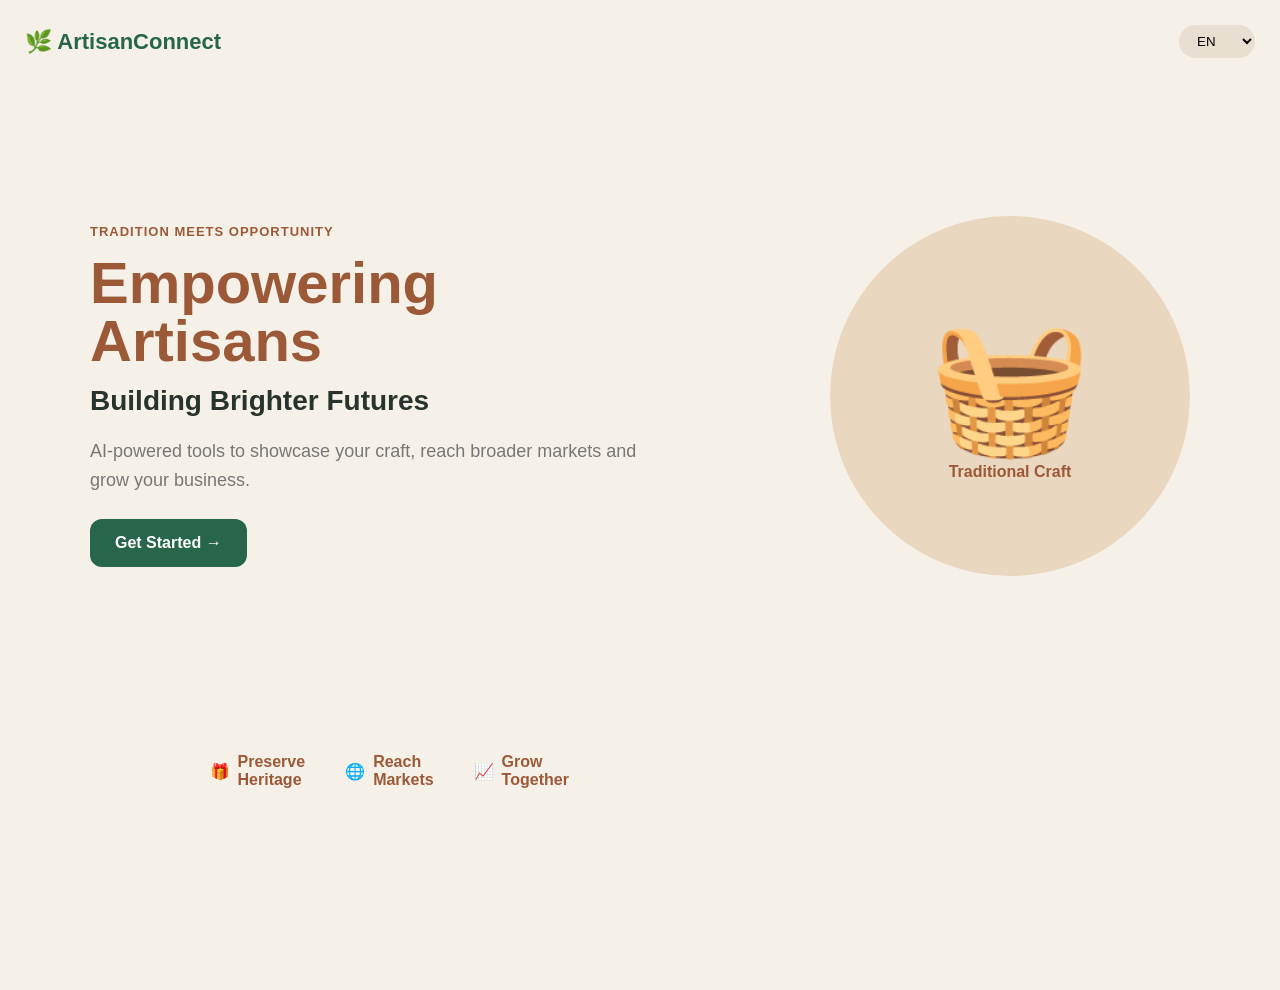
<file: index.html>
<!DOCTYPE html>
<html lang="en">

<head>
    <meta charset="UTF-8">
    <meta name="viewport" content="width=device-width, initial-scale=1.0">

    <title>ArtisanConnect</title>

    <style>

        /* ================================
           GLOBAL
        ================================= */

        * {
            margin: 0;
            padding: 0;
            box-sizing: border-box;
        }

        body {
            font-family: Arial, Helvetica, sans-serif;
            background: #f6f1e8;
            color: #27332c;
        }

        button,
        input,
        textarea,
        select {
            font-family: inherit;
        }

        button {
            cursor: pointer;
        }

        .hidden {
            display: none !important;
        }

        /* ================================
           APP CONTAINER
        ================================= */

        .app {
            width: 100%;
            min-height: 100vh;
        }

        .screen {
            min-height: 100vh;
            padding-bottom: 90px;
        }

        .mobile-container {
            width: 100%;
            max-width: 480px;
            margin: auto;
            min-height: 100vh;
            background: #f6f1e8;
        }

        /* ================================
           COLORS
        ================================= */

        :root {
            --green: #28664c;
            --dark-green: #194b38;
            --light-green: #dcebdc;
            --cream: #f6f1e8;
            --brown: #9b5938;
            --light-brown: #ead7c0;
            --white: #ffffff;
            --gray: #777;
            --border: #ddd2c2;
            --yellow: #efe1ad;
        }

        /* ================================
           LANDING PAGE
        ================================= */

        .landing {
            min-height: 100vh;
            background: var(--cream);
            padding: 25px;
            position: relative;
            overflow: hidden;
        }

        .landing-header {
            display: flex;
            justify-content: space-between;
            align-items: center;
        }

        .logo {
            font-size: 22px;
            font-weight: bold;
            color: var(--green);
        }

        .language-select {
            border: none;
            background: #e9dfd0;
            border-radius: 20px;
            padding: 8px 14px;
        }

        .landing-content {
            max-width: 1100px;
            margin: auto;
            min-height: 75vh;
            display: flex;
            align-items: center;
            justify-content: space-between;
            gap: 50px;
        }

        .landing-text {
            max-width: 550px;
        }

        .small-heading {
            color: var(--brown);
            font-size: 13px;
            font-weight: bold;
            letter-spacing: 1px;
            margin-bottom: 15px;
        }

        .landing-text h1 {
            font-size: 58px;
            line-height: 1;
            color: var(--brown);
            margin-bottom: 15px;
        }

        .landing-text h2 {
            font-size: 28px;
            margin-bottom: 20px;
        }

        .landing-text p {
            color: var(--gray);
            font-size: 18px;
            line-height: 1.6;
            margin-bottom: 25px;
        }

        .hero-circle {
            width: 360px;
            height: 360px;
            border-radius: 50%;
            background: var(--light-brown);
            display: flex;
            justify-content: center;
            align-items: center;
            flex-direction: column;
            flex-shrink: 0;
        }

        .hero-icon {
            font-size: 130px;
        }

        .hero-circle p {
            color: var(--brown);
            font-weight: bold;
        }

        .primary-button {
            border: none;
            background: var(--green);
            color: white;
            padding: 15px 25px;
            border-radius: 12px;
            font-size: 16px;
            font-weight: bold;
        }

        .primary-button:hover {
            background: var(--dark-green);
        }

        .landing-features {
            display: flex;
            gap: 40px;
            margin-left: 15%;
            margin-top: 20px;
        }

        .landing-feature {
            display: flex;
            align-items: center;
            gap: 8px;
            color: var(--brown);
            font-weight: bold;
        }

        /* ================================
           LOGIN
        ================================= */

        .login-screen {
            min-height: 100vh;
            display: flex;
            justify-content: center;
            align-items: center;
            padding: 25px;
        }

        .login-card {
            background: white;
            width: 100%;
            max-width: 420px;
            padding: 35px;
            border-radius: 25px;
            box-shadow: 0 10px 30px rgba(0,0,0,0.08);
        }

        .login-card h1 {
            margin-top: 30px;
            margin-bottom: 10px;
        }

        .login-card > p {
            color: var(--gray);
            margin-bottom: 25px;
        }

        .input-group {
            margin-bottom: 15px;
        }

        .input-group label {
            display: block;
            font-size: 13px;
            font-weight: bold;
            margin-bottom: 7px;
        }

        .input-group input {
            width: 100%;
            padding: 14px;
            border: 1px solid var(--border);
            border-radius: 10px;
            outline: none;
        }

        .input-group input:focus {
            border-color: var(--green);
        }

        .full-button {
            width: 100%;
        }

        .login-divider {
            text-align: center;
            color: #999;
            margin: 20px 0;
        }

        .secondary-button {
            width: 100%;
            padding: 13px;
            border-radius: 10px;
            border: 1px solid var(--green);
            background: white;
            color: var(--green);
            font-weight: bold;
            margin-top: 10px;
        }

        .create-account {
            text-align: center;
            margin-top: 20px;
            color: var(--gray);
        }

        .create-account span {
            color: var(--green);
            font-weight: bold;
        }

        .back-button {
            border: none;
            background: transparent;
            font-size: 25px;
            margin-bottom: 15px;
        }

        /* ================================
           APP HEADER
        ================================= */

        .app-header {
            display: flex;
            justify-content: space-between;
            align-items: center;
            padding: 25px 20px 10px;
        }

        .app-header h2 {
            font-size: 23px;
            margin-bottom: 5px;
        }

        .app-header p {
            color: var(--gray);
            font-size: 13px;
        }

        .profile-circle {
            width: 45px;
            height: 45px;
            border-radius: 50%;
            background: #d99572;
            display: flex;
            justify-content: center;
            align-items: center;
            color: white;
            font-weight: bold;
        }

        /* ================================
           DASHBOARD
        ================================= */

        .stats {
            display: grid;
            grid-template-columns: repeat(3, 1fr);
            gap: 8px;
            padding: 15px 20px;
        }

        .stat-card {
            background: var(--green);
            color: white;
            padding: 15px 5px;
            border-radius: 13px;
            text-align: center;
        }

        .stat-card strong {
            display: block;
            font-size: 23px;
        }

        .stat-card span {
            display: block;
            font-size: 11px;
            margin-top: 5px;
        }

        .dashboard-grid {
            display: grid;
            grid-template-columns: repeat(2, 1fr);
            gap: 12px;
            padding: 10px 20px;
        }

        .dashboard-card {
            background: white;
            border: none;
            border-radius: 16px;
            padding: 20px 10px;
            min-height: 110px;
            box-shadow: 0 4px 12px rgba(0,0,0,0.04);
            font-size: 28px;
        }

        .dashboard-card span {
            display: block;
            font-size: 14px;
            margin-top: 8px;
            font-weight: bold;
        }

        .tip {
            margin: 15px 20px;
            background: var(--yellow);
            border-radius: 15px;
            padding: 17px;
        }

        .tip h3 {
            font-size: 15px;
        }

        .tip p {
            color: #666;
            margin-top: 7px;
            font-size: 13px;
        }

        .activity {
            padding: 10px 20px;
        }

        .activity h3 {
            margin-bottom: 12px;
        }

        .activity-item {
            background: white;
            border-radius: 12px;
            padding: 14px;
            margin-bottom: 8px;
            font-size: 13px;
        }

        .activity-time {
            float: right;
            color: #999;
            font-size: 11px;
        }

        /* ================================
           PAGE HEADER
        ================================= */

        .page-header {
            display: flex;
            align-items: center;
            gap: 12px;
            padding: 22px 20px;
        }

        .page-header h2 {
            font-size: 21px;
        }

        /* ================================
           ADD PRODUCT
        ================================= */

        .steps {
            display: flex;
            justify-content: space-around;
            padding: 0 20px 20px;
            color: #aaa;
            font-size: 12px;
        }

        .step-active {
            color: var(--green);
            font-weight: bold;
        }

        .upload-box {
            margin: 10px 20px;
            background: white;
            border: 2px dashed #c7b8a7;
            border-radius: 15px;
            padding: 30px 15px;
            text-align: center;
        }

        .camera-icon {
            font-size: 55px;
            margin-bottom: 10px;
        }

        .upload-box p {
            color: var(--gray);
            margin: 7px 0 15px;
            font-size: 13px;
        }

        .upload-box input {
            width: 100%;
        }

        .photo-comparison {
            display: flex;
            align-items: center;
            justify-content: space-between;
            padding: 15px 20px;
        }

        .photo-box {
            width: 43%;
        }

        .photo-box small {
            display: block;
            margin-bottom: 5px;
            color: var(--gray);
        }

        .photo-placeholder {
            height: 120px;
            background: var(--light-brown);
            border-radius: 12px;
            display: flex;
            align-items: center;
            justify-content: center;
            font-size: 55px;
        }

        .enhanced-photo {
            background: var(--light-green);
        }

        .ai-enhancement {
            margin: 10px 20px;
            background: #edf5e9;
            padding: 17px;
            border-radius: 15px;
        }

        .ai-enhancement h3 {
            font-size: 15px;
            margin-bottom: 10px;
        }

        .ai-enhancement p {
            font-size: 13px;
            margin: 7px 0;
        }

        .bottom-button {
            padding: 10px 20px;
        }

        /* ================================
           VOICE CATALOG
        ================================= */

        .voice-page {
            padding: 0 20px;
            text-align: center;
        }

        .voice-page > p {
            color: var(--gray);
            line-height: 1.5;
            margin-bottom: 20px;
        }

        .microphone {
            width: 130px;
            height: 130px;
            margin: 25px auto 15px;
            background: var(--light-brown);
            border-radius: 50%;
            display: flex;
            align-items: center;
            justify-content: center;
            font-size: 55px;
            box-shadow: 0 0 0 15px rgba(234,215,192,0.35);
        }

        .voice-wave {
            color: var(--brown);
            font-size: 25px;
            margin: 20px;
        }

        .voice-select {
            width: 100%;
            padding: 13px;
            border: 1px solid var(--border);
            border-radius: 10px;
            background: white;
            margin-bottom: 12px;
        }

        .voice-text {
            width: 100%;
            min-height: 100px;
            border: 1px solid var(--border);
            border-radius: 10px;
            padding: 13px;
            resize: none;
            margin-bottom: 10px;
        }

        /* ================================
           CATALOG
        ================================= */

        .catalog-content {
            padding: 0 20px;
        }

        .catalog-note {
            color: var(--gray);
            text-align: center;
            font-size: 13px;
            margin-bottom: 15px;
        }

        .product-image-preview {
            width: 100%;
            height: 190px;
            background: var(--light-brown);
            border-radius: 15px;
            display: flex;
            align-items: center;
            justify-content: center;
            font-size: 80px;
            overflow: hidden;
            margin-bottom: 20px;
        }

        .product-image-preview img {
            width: 100%;
            height: 100%;
            object-fit: cover;
        }

        .form-label {
            display: block;
            font-size: 12px;
            font-weight: bold;
            margin-bottom: 5px;
            margin-top: 12px;
        }

        .form-input,
        .form-textarea {
            width: 100%;
            border: 1px solid var(--border);
            border-radius: 10px;
            padding: 13px;
            background: white;
        }

        .form-textarea {
            min-height: 100px;
            resize: none;
        }

        .tags {
            display: flex;
            flex-wrap: wrap;
            gap: 7px;
            margin: 10px 0 20px;
        }

        .tag {
            background: var(--light-green);
            color: var(--green);
            padding: 7px 11px;
            border-radius: 20px;
            font-size: 11px;
        }

        /* ================================
           PRICE
        ================================= */

        .price-content {
            padding: 0 20px;
        }

        .price-card {
            background: #edf5e9;
            padding: 30px;
            border-radius: 18px;
            text-align: center;
        }

        .price-card small {
            color: var(--gray);
        }

        .price-card h1 {
            color: var(--green);
            font-size: 45px;
            margin: 10px 0;
        }

        .price-status {
            display: inline-block;
            background: #cce5c5;
            color: var(--green);
            border-radius: 20px;
            padding: 6px 12px;
            font-size: 11px;
        }

        .price-range {
            padding: 20px 0;
        }

        .price-range input {
            width: 100%;
        }

        .range-values {
            display: flex;
            justify-content: space-between;
            color: var(--gray);
            font-size: 12px;
        }

        .why-price {
            background: white;
            padding: 17px;
            border-radius: 15px;
            margin-bottom: 20px;
        }

        .why-price h3 {
            margin-bottom: 12px;
        }

        .why-price p {
            font-size: 13px;
            margin: 8px 0;
        }

        /* ================================
           PREVIEW
        ================================= */

        .preview-content {
            padding: 0 20px;
        }

        .large-product-image {
            width: 100%;
            height: 250px;
            background: var(--light-brown);
            border-radius: 15px;
            display: flex;
            align-items: center;
            justify-content: center;
            font-size: 100px;
            overflow: hidden;
        }

        .large-product-image img {
            width: 100%;
            height: 100%;
            object-fit: cover;
        }

        .product-title-row {
            display: flex;
            justify-content: space-between;
            align-items: center;
            margin-top: 15px;
        }

        .product-title-row h2 {
            font-size: 20px;
        }

        .product-price {
            color: var(--green);
            font-weight: bold;
            font-size: 20px;
        }

        .availability {
            display: inline-block;
            background: #d9efd5;
            color: var(--green);
            padding: 6px 10px;
            border-radius: 20px;
            font-size: 11px;
            margin-top: 10px;
        }

        .product-description {
            color: var(--gray);
            line-height: 1.5;
            margin: 15px 0;
            font-size: 14px;
        }

        .product-meta {
            display: flex;
            flex-wrap: wrap;
            gap: 7px;
        }

        .meta-item {
            background: #eee6da;
            padding: 8px;
            border-radius: 9px;
            font-size: 11px;
        }

        .artisan-card {
            display: flex;
            gap: 12px;
            align-items: center;
            background: white;
            border-radius: 15px;
            padding: 15px;
            margin-top: 20px;
        }

        .artisan-card p {
            color: var(--gray);
            font-size: 12px;
            margin-top: 4px;
        }

        .preview-buttons {
            display: grid;
            grid-template-columns: 1fr 1fr;
            gap: 10px;
            margin-top: 20px;
        }

        /* ================================
           MARKETPLACE
        ================================= */

        .marketplace-content {
            padding: 0 20px;
        }

        .search-box {
            width: 100%;
            border: 1px solid var(--border);
            padding: 13px;
            border-radius: 25px;
            background: white;
        }

        .categories {
            display: flex;
            gap: 8px;
            overflow-x: auto;
            margin: 15px 0;
        }

        .category {
            background: white;
            border-radius: 20px;
            padding: 8px 13px;
            font-size: 11px;
            white-space: nowrap;
        }

        .category.active {
            background: var(--green);
            color: white;
        }

        .market-grid {
            display: grid;
            grid-template-columns: repeat(2, 1fr);
            gap: 12px;
        }

        .market-card {
            background: white;
            padding: 10px;
            border-radius: 15px;
        }

        .market-image {
            height: 130px;
            border-radius: 10px;
            background: var(--light-brown);
            display: flex;
            justify-content: center;
            align-items: center;
            font-size: 55px;
        }

        .market-card h3 {
            font-size: 13px;
            margin: 10px 0;
        }

        .market-card strong {
            color: var(--green);
        }

        .market-card p {
            font-size: 10px;
            color: var(--gray);
            margin: 5px 0;
        }

        .view-button {
            border: 1px solid var(--green);
            color: var(--green);
            background: white;
            padding: 7px 12px;
            border-radius: 8px;
            font-size: 11px;
        }

        /* ================================
           MY PRODUCTS
        ================================= */

        .my-products {
            padding: 0 20px;
        }

        .my-product-card {
            background: white;
            border-radius: 15px;
            padding: 12px;
            display: flex;
            gap: 12px;
            align-items: center;
            margin-bottom: 10px;
        }

        .mini-product-image {
            width: 75px;
            height: 75px;
            border-radius: 10px;
            background: var(--light-brown);
            display: flex;
            align-items: center;
            justify-content: center;
            font-size: 35px;
        }

        .my-product-card h3 {
            font-size: 14px;
        }

        .my-product-card p {
            color: var(--green);
            margin-top: 5px;
        }

        /* ================================
           BOTTOM NAVIGATION
        ================================= */

        .bottom-navigation {
            position: fixed;
            bottom: 0;
            left: 50%;
            transform: translateX(-50%);
            width: 100%;
            max-width: 480px;
            background: white;
            border-top: 1px solid #ddd;
            padding: 10px 5px;
            display: flex;
            justify-content: space-around;
            z-index: 100;
        }

        .nav-button {
            border: none;
            background: transparent;
            color: #777;
            font-size: 11px;
            display: flex;
            flex-direction: column;
            align-items: center;
            gap: 4px;
        }

        .nav-button span:first-child {
            font-size: 19px;
        }

        .nav-button.active {
            color: var(--green);
            font-weight: bold;
        }

        /* ================================
           RESPONSIVE
        ================================= */

        @media (max-width: 800px) {

            .landing-content {
                flex-direction: column;
                text-align: center;
                padding-top: 50px;
            }

            .landing-text h1 {
                font-size: 43px;
            }

            .landing-text h2 {
                font-size: 23px;
            }

            .hero-circle {
                width: 280px;
                height: 280px;
            }

            .hero-icon {
                font-size: 90px;
            }

            .landing-features {
                justify-content: center;
                gap: 18px;
            }

            .landing-feature {
                font-size: 11px;
            }
        }

    </style>
</head>


<body>

<div class="app">

    <!-- =====================================================
         LANDING PAGE
    ====================================================== -->

    <section id="landingScreen" class="screen">

        <div class="landing">

            <div class="landing-header">

                <div class="logo">
                    🌿 ArtisanConnect
                </div>

                <select class="language-select">
                    <option>EN</option>
                    <option>HI</option>
                    <option>தமிழ்</option>
                </select>

            </div>


            <div class="landing-content">

                <div class="landing-text">

                    <div class="small-heading">
                        TRADITION MEETS OPPORTUNITY
                    </div>

                    <h1>
                        Empowering
                        <br>
                        Artisans
                    </h1>

                    <h2>
                        Building Brighter Futures
                    </h2>

                    <p>
                        AI-powered tools to showcase your craft,
                        reach broader markets and grow your business.
                    </p>

                    <button
                        class="primary-button"
                        onclick="showScreen('loginScreen')">

                        Get Started →

                    </button>

                </div>


                <div class="hero-circle">

                    <div class="hero-icon">
                        🧺
                    </div>

                    <p>
                        Traditional Craft
                    </p>

                </div>

            </div>


            <div class="landing-features">

                <div class="landing-feature">
                    🎁
                    <span>
                        Preserve<br>
                        Heritage
                    </span>
                </div>

                <div class="landing-feature">
                    🌐
                    <span>
                        Reach<br>
                        Markets
                    </span>
                </div>

                <div class="landing-feature">
                    📈
                    <span>
                        Grow<br>
                        Together
                    </span>
                </div>

            </div>

        </div>

    </section>


    <!-- =====================================================
         LOGIN
    ====================================================== -->

    <section id="loginScreen" class="screen hidden">

        <div class="login-screen">

            <div class="login-card">

                <button
                    class="back-button"
                    onclick="showScreen('landingScreen')">
                    ←
                </button>

                <div class="logo">
                    🌿 ArtisanConnect
                </div>

                <h1>
                    Welcome Back! 👋
                </h1>

                <p>
                    Login to continue to ArtisanConnect
                </p>


                <div class="input-group">

                    <label>
                        Mobile Number / Email
                    </label>

                    <input
                        type="text"
                        placeholder="Enter your mobile number">

                </div>


                <div class="input-group">

                    <label>
                        Password
                    </label>

                    <input
                        type="password"
                        placeholder="Enter password">

                </div>


                <button
                    class="primary-button full-button"
                    onclick="showScreen('dashboardScreen')">

                    Login

                </button>


                <div class="login-divider">
                    or continue with
                </div>


                <button class="secondary-button">
                    🌐 Continue with Google
                </button>


                <button class="secondary-button">
                    📱 Continue with Mobile OTP
                </button>


                <div class="create-account">

                    New here?
                    <span>
                        Create an account
                    </span>

                </div>

            </div>

        </div>

    </section>


    <!-- =====================================================
         DASHBOARD
    ====================================================== -->

    <section id="dashboardScreen" class="screen hidden">

        <div class="mobile-container">

            <div class="app-header">

                <div>

                    <h2>
                        Hello, Meena! 👋
                    </h2>

                    <p>
                        Keep creating, the world is watching.
                    </p>

                </div>

                <div class="profile-circle">
                    M
                </div>

            </div>


            <div class="stats">

                <div class="stat-card">

                    <strong>
                        12
                    </strong>

                    <span>
                        Products
                    </span>

                </div>


                <div class="stat-card">

                    <strong>
                        8
                    </strong>

                    <span>
                        Market Matches
                    </span>

                </div>


                <div class="stat-card">

                    <strong>
                        3
                    </strong>

                    <span>
                        Enquiries
                    </span>

                </div>

            </div>


            <div class="dashboard-grid">

                <button
                    class="dashboard-card"
                    onclick="showScreen('addProductScreen')">

                    📷

                    <span>
                        Add Product
                    </span>

                </button>


                <button
                    class="dashboard-card"
                    onclick="showScreen('myProductsScreen')">

                    📦

                    <span>
                        My Products
                    </span>

                </button>


                <button
                    class="dashboard-card"
                    onclick="showScreen('voiceScreen')">

                    ✨

                    <span>
                        AI Studio
                    </span>

                </button>


                <button
                    class="dashboard-card"
                    onclick="showScreen('marketplaceScreen')">

                    🤝

                    <span>
                        Market Matches
                    </span>

                </button>


                <button class="dashboard-card">

                    🛒

                    <span>
                        Orders
                    </span>

                </button>


                <button class="dashboard-card">

                    📖

                    <span>
                        Learning
                    </span>

                </button>

            </div>


            <div class="tip">

                <h3>
                    💡 Today's Tip
                </h3>

                <p>
                    Good product photos can help your products
                    get more attention from buyers.
                </p>

            </div>


            <div class="activity">

                <h3>
                    Recent Activity
                </h3>


                <div class="activity-item">

                    🔔 New market match found

                    <span class="activity-time">
                        2h ago
                    </span>

                </div>


                <div class="activity-item">

                    👁 Your product received 25 views

                    <span class="activity-time">
                        5h ago
                    </span>

                </div>

            </div>


            <BottomNavigation />

        </div>

    </section>


    <!-- =====================================================
         ADD PRODUCT / AI STUDIO
    ====================================================== -->

    <section id="addProductScreen" class="screen hidden">

        <div class="mobile-container">

            <div class="page-header">

                <button
                    class="back-button"
                    onclick="showScreen('dashboardScreen')">

                    ←

                </button>

                <h2>
                    Add Product
                </h2>

            </div>


            <div class="steps">

                <span class="step-active">
                    1 Photo
                </span>

                <span>
                    2 Details
                </span>

                <span>
                    3 Review
                </span>

            </div>


            <div class="upload-box">

                <div class="camera-icon">
                    📷
                </div>

                <h3>
                    Take a photo or upload
                </h3>

                <p>
                    Our AI will enhance it automatically
                </p>

                <input
                    type="file"
                    accept="image/*"
                    onchange="previewImage(event)">

            </div>


            <div class="photo-comparison">

                <div class="photo-box">

                    <small>
                        Before
                    </small>

                    <div
                        id="beforePhoto"
                        class="photo-placeholder">

                        🧺

                    </div>

                </div>


                <strong>
                    →
                </strong>


                <div class="photo-box">

                    <small>
                        After AI Enhanced
                    </small>

                    <div class="photo-placeholder enhanced-photo">

                        ✨🧺

                    </div>

                </div>

            </div>


            <div class="ai-enhancement">

                <h3>
                    ✨ AI Enhances Automatically
                </h3>

                <p>
                    ✓ Removes background clutter
                </p>

                <p>
                    ✓ Corrects lighting
                </p>

                <p>
                    ✓ Improves sharpness
                </p>

                <p>
                    ✓ Makes it marketplace ready
                </p>

            </div>


            <div class="bottom-button">

                <button
                    class="primary-button full-button"
                    onclick="showScreen('voiceScreen')">

                    Continue →

                </button>

            </div>

        </div>

    </section>


    <!-- =====================================================
         VOICE / MULTILINGUAL CATALOG
    ====================================================== -->

    <section id="voiceScreen" class="screen hidden">

        <div class="mobile-container">

            <div class="page-header">

                <button
                    class="back-button"
                    onclick="showScreen('addProductScreen')">

                    ←

                </button>

                <h2>
                    Describe Your Product
                </h2>

            </div>


            <div class="voice-page">

                <p>
                    Speak in your language.
                    Our AI will create a professional catalog.
                </p>


                <div class="microphone"
                     onclick="startVoice()">

                    🎤

                </div>


                <p>
                    Tap and speak
                </p>


                <div class="voice-wave">
                    ▂ ▄ ▆ ▄ ▂ ▆ ▄ ▂
                </div>


                <select class="voice-select">

                    <option>
                        Tamil
                    </option>

                    <option>
                        Hindi
                    </option>

                    <option>
                        English
                    </option>

                </select>


                <textarea
                    id="voiceText"
                    class="voice-text"
                    placeholder="Or type your product description...">இது மூங்கிலால் செய்யப்பட்ட கையால் செய்யப்பட்ட கூடை.</textarea>


                <button
                    class="primary-button full-button"
                    onclick="showScreen('catalogScreen')">

                    Generate Description ✨

                </button>

            </div>

        </div>

    </section>


    <!-- =====================================================
         AI GENERATED CATALOG
    ====================================================== -->

    <section id="catalogScreen" class="screen hidden">

        <div class="mobile-container">

            <div class="page-header">

                <button
                    class="back-button"
                    onclick="showScreen('voiceScreen')">

                    ←

                </button>

                <h2>
                    AI Generated Details
                </h2>

            </div>


            <div class="catalog-content">

                <p class="catalog-note">
                    Review and edit the details before saving.
                </p>


                <div class="product-image-preview">

                    <div id="catalogImage">
                        🧺
                    </div>

                </div>


                <label class="form-label">
                    Product Name
                </label>

                <input
                    id="productName"
                    class="form-input"
                    value="Handwoven Bamboo Basket">


                <label class="form-label">
                    Category
                </label>

                <input
                    id="productCategory"
                    class="form-input"
                    value="Home Decor">


                <label class="form-label">
                    Material
                </label>

                <input
                    id="productMaterial"
                    class="form-input"
                    value="Bamboo">


                <label class="form-label">
                    Colour
                </label>

                <input
                    id="productColour"
                    class="form-input"
                    value="Natural Beige">


                <label class="form-label">
                    Description
                </label>

                <textarea
                    id="productDescription"
                    class="form-textarea">Beautiful handmade bamboo basket made by skilled artisans. Eco-friendly and suitable for home storage or decor.</textarea>


                <label class="form-label">
                    Tags
                </label>

                <div class="tags">

                    <span class="tag">
                        Handmade
                    </span>

                    <span class="tag">
                        Eco-friendly
                    </span>

                    <span class="tag">
                        Bamboo
                    </span>

                    <span class="tag">
                        Home Decor
                    </span>

                </div>


                <button
                    class="primary-button full-button"
                    onclick="showScreen('priceScreen')">

                    Next: Get Price Suggestion →

                </button>

            </div>

        </div>

    </section>


    <!-- =====================================================
         PRICE ASSISTANT
    ====================================================== -->

    <section id="priceScreen" class="screen hidden">

        <div class="mobile-container">

            <div class="page-header">

                <button
                    class="back-button"
                    onclick="showScreen('catalogScreen')">

                    ←

                </button>

                <h2>
                    AI Price Suggestion
                </h2>

            </div>


            <div class="price-content">

                <div class="price-card">

                    <small>
                        Suggested Selling Price
                    </small>

                    <h1 id="priceValue">
                        ₹450
                    </h1>

                    <span class="price-status">
                        Good for this market
                    </span>

                </div>


                <div class="price-range">

                    <input
                        type="range"
                        min="350"
                        max="600"
                        value="450"
                        oninput="updatePrice(this.value)">

                    <div class="range-values">

                        <span>
                            ₹350<br>
                            Lower range
                        </span>

                        <span>
                            ₹600<br>
                            Higher range
                        </span>

                    </div>

                </div>


                <div class="why-price">

                    <h3>
                        Why this price?
                    </h3>

                    <p>
                        ✓ Similar products in market
                    </p>

                    <p>
                        ✓ Material cost analysis
                    </p>

                    <p>
                        ✓ Current demand trend
                    </p>

                    <p>
                        ✓ Handmade & unique value
                    </p>

                </div>


                <button
                    class="primary-button full-button"
                    onclick="showScreen('previewScreen')">

                    Next: Preview Product →

                </button>

            </div>

        </div>

    </section>


    <!-- =====================================================
         PRODUCT PREVIEW
    ====================================================== -->

    <section id="previewScreen" class="screen hidden">

        <div class="mobile-container">

            <div class="page-header">

                <button
                    class="back-button"
                    onclick="showScreen('priceScreen')">

                    ←

                </button>

                <h2>
                    Product Preview
                </h2>

            </div>


            <div class="preview-content">

                <div class="large-product-image">

                    <div id="previewImage">
                        🧺
                    </div>

                </div>


                <div class="product-title-row">

                    <h2 id="previewName">
                        Handwoven Bamboo Basket
                    </h2>

                    <div
                        id="previewPrice"
                        class="product-price">

                        ₹450

                    </div>

                </div>


                <span class="availability">
                    Available
                </span>


                <p
                    id="previewDescription"
                    class="product-description">

                    Beautiful handmade bamboo basket made by
                    skilled artisans. Eco-friendly and suitable
                    for home storage or decor.

                </p>


                <div class="product-meta">

                    <span class="meta-item">
                        🌿 Bamboo
                    </span>

                    <span class="meta-item">
                        🏠 Home Decor
                    </span>

                    <span class="meta-item">
                        🎨 Natural Beige
                    </span>

                </div>


                <div class="artisan-card">

                    <div class="profile-circle">
                        M
                    </div>

                    <div>

                        <strong>
                            Meena Devi
                        </strong>

                        <p>
                            Sevapur, Uttar Pradesh
                        </p>

                        <small>
                            Bamboo Craft
                        </small>

                    </div>

                </div>


                <div class="preview-buttons">

                    <button class="secondary-button">
                        Edit
                    </button>

                    <button
                        class="primary-button"
                        onclick="showScreen('marketplaceScreen')">

                        Publish

                    </button>

                </div>

            </div>

        </div>

    </section>


    <!-- =====================================================
         MARKETPLACE
    ====================================================== -->

    <section id="marketplaceScreen" class="screen hidden">

        <div class="mobile-container">

            <div class="page-header">

                <button
                    class="back-button"
                    onclick="showScreen('dashboardScreen')">

                    ←

                </button>

                <h2>
                    Explore Handmade Products
                </h2>

            </div>


            <div class="marketplace-content">

                <input
                    class="search-box"
                    placeholder="Search products, artisans or categories...">


                <div class="categories">

                    <span class="category active">
                        All
                    </span>

                    <span class="category">
                        Home Decor
                    </span>

                    <span class="category">
                        Textiles
                    </span>

                    <span class="category">
                        Jewellery
                    </span>

                </div>


                <div class="market-grid">


                    <div class="market-card">

                        <div class="market-image">
                            🧺
                        </div>

                        <h3>
                            Handwoven Bamboo Basket
                        </h3>

                        <strong>
                            ₹450
                        </strong>

                        <p>
                            Sevapur, Uttar Pradesh
                        </p>

                        <button
                            class="view-button"
                            onclick="showProductDetails('basket')">

                            View

                        </button>

                    </div>


                    <div class="market-card">

                        <div class="market-image">
                            🏺
                        </div>

                        <h3>
                            Terracotta Vase
                        </h3>

                        <strong>
                            ₹600
                        </strong>

                        <p>
                            Kutch, Gujarat
                        </p>

                        <button
                            class="view-button"
                            onclick="showProductDetails('vase')">

                            View

                        </button>

                    </div>


                    <div class="market-card">

                        <div class="market-image">
                            🧣
                        </div>

                        <h3>
                            Block Print Scarf
                        </h3>

                        <strong>
                            ₹750
                        </strong>

                        <p>
                            Jaipur, Rajasthan
                        </p>

                        <button
                            class="view-button"
                            onclick="showProductDetails('scarf')">

                            View

                        </button>

                    </div>


                    <div class="market-card">

                        <div class="market-image">
                            🪵
                        </div>

                        <h3>
                            Wooden Wall Art
                        </h3>

                        <strong>
                            ₹1,200
                        </strong>

                        <p>
                            Channapatna, Karnataka
                        </p>

                        <button
                            class="view-button"
                            onclick="showProductDetails('wood')">

                            View

                        </button>

                    </div>


                </div>

            </div>


            <BottomNavigation />

        </div>

    </section>


    <!-- =====================================================
         MY PRODUCTS
    ====================================================== -->

    <section id="myProductsScreen" class="screen hidden">

        <div class="mobile-container">

            <div class="page-header">

                <button
                    class="back-button"
                    onclick="showScreen('dashboardScreen')">

                    ←

                </button>

                <h2>
                    My Products
                </h2>

            </div>


            <div class="my-products">


                <div class="my-product-card">

                    <div class="mini-product-image">
                        🧺
                    </div>

                    <div>

                        <h3>
                            Handwoven Bamboo Basket
                        </h3>

                        <p>
                            ₹450
                        </p>

                        <small>
                            Available
                        </small>

                    </div>

                </div>


                <div class="my-product-card">

                    <div class="mini-product-image">
                        🏺
                    </div>

                    <div>

                        <h3>
                            Terracotta Vase
                        </h3>

                        <p>
                            ₹600
                        </p>

                        <small>
                            Available
                        </small>

                    </div>

                </div>


                <div class="my-product-card">

                    <div class="mini-product-image">
                        🧣
                    </div>

                    <div>

                        <h3>
                            Embroidered Dupatta
                        </h3>

                        <p>
                            ₹1,200
                        </p>

                        <small>
                            Available
                        </small>

                    </div>

                </div>


                <button
                    class="primary-button full-button"
                    onclick="showScreen('addProductScreen')">

                    + Add New Product

                </button>

            </div>

        </div>

    </section>


</div>


<script>

    /* ==============================================
       SCREEN NAVIGATION
    ============================================== */

    function showScreen(screenId) {

        const screens =
            document.querySelectorAll(".screen");

        screens.forEach(function(screen) {

            screen.classList.add("hidden");

        });

        document
            .getElementById(screenId)
            .classList.remove("hidden");

        window.scrollTo(0, 0);
    }


    /* ==============================================
       IMAGE PREVIEW
    ============================================== */

    function previewImage(event) {

        const file =
            event.target.files[0];

        if (!file) {
            return;
        }

        const imageURL =
            URL.createObjectURL(file);

        const beforePhoto =
            document.getElementById("beforePhoto");

        beforePhoto.innerHTML =
            `<img
                src="${imageURL}"
                style="
                    width:100%;
                    height:100%;
                    object-fit:cover;
                    border-radius:12px;
                "
            >`;

        const catalogImage =
            document.getElementById("catalogImage");

        catalogImage.innerHTML =
            `<img
                src="${imageURL}"
                style="
                    width:100%;
                    height:100%;
                    object-fit:cover;
                "
            >`;

        const previewImage =
            document.getElementById("previewImage");

        previewImage.innerHTML =
            `<img
                src="${imageURL}"
                style="
                    width:100%;
                    height:100%;
                    object-fit:cover;
                "
            >`;
    }


    /* ==============================================
       PRICE SLIDER
    ============================================== */

    function updatePrice(value) {

        document.getElementById("priceValue")
            .innerText = "₹" + value;

        document.getElementById("previewPrice")
            .innerText = "₹" + value;
    }


    /* ==============================================
       VOICE DEMO
    ============================================== */

    function startVoice() {

        const textBox =
            document.getElementById("voiceText");

        if (
            !("webkitSpeechRecognition" in window) &&
            !("SpeechRecognition" in window)
        ) {

            alert(
                "Voice recognition is not supported in this browser. You can type the product description instead."
            );

            return;
        }

        const SpeechRecognition =
            window.SpeechRecognition ||
            window.webkitSpeechRecognition;

        const recognition =
            new SpeechRecognition();

        recognition.lang = "ta-IN";

        recognition.continuous = false;

        recognition.interimResults = false;

        recognition.start();

        recognition.onstart = function() {

            alert(
                "Speak now in Tamil..."
            );

        };

        recognition.onresult = function(event) {

            const result =
                event.results[0][0].transcript;

            textBox.value = result;

        };

        recognition.onerror = function() {

            alert(
                "Voice input could not be captured. Please try again."
            );

        };

    }


    /* ==============================================
       PRODUCT DETAILS DEMO
    ============================================== */

    function showProductDetails(product) {

        if (product === "basket") {

            alert(
                "Handwoven Bamboo Basket\n\n" +
                "Price: ₹450\n" +
                "Material: Bamboo\n" +
                "Craft: Bamboo Craft\n" +
                "Location: Sevapur, Uttar Pradesh\n\n" +
                "Contact Artisan"
            );

        }

        else if (product === "vase") {

            alert(
                "Terracotta Vase\n\n" +
                "Price: ₹600\n" +
                "Material: Terracotta\n" +
                "Location: Kutch, Gujarat"
            );

        }

        else if (product === "scarf") {

            alert(
                "Block Print Scarf\n\n" +
                "Price: ₹750\n" +
                "Material: Cotton\n" +
                "Location: Jaipur, Rajasthan"
            );

        }

        else if (product === "wood") {

            alert(
                "Wooden Wall Art\n\n" +
                "Price: ₹1,200\n" +
                "Material: Wood\n" +
                "Location: Channapatna, Karnataka"
            );

        }

    }


    /* ==============================================
       BOTTOM NAVIGATION
    ============================================== */

    function BottomNavigation() {

        return;

    }


</script>


<!--
=========================================================
PRODUCT OBJECT USED BY THE PROTOTYPE
=========================================================

The project follows your team's exact Product field names:

id
image
name
category
material
colour
description
tags
price
artisanName
village
craft
story
availability

Example:

const product = {

    id: 101,

    image: "basket.jpg",

    name: "Handwoven Bamboo Basket",

    category: "Home Decor",

    material: "Bamboo",

    colour: "Natural Beige",

    description:
        "Beautiful handmade bamboo basket.",

    tags:
        ["Handmade", "Eco-friendly", "Bamboo"],

    price: 450,

    artisanName: "Meena Devi",

    village: "Sevapur",

    craft: "Bamboo Craft",

    story:
        "Traditional bamboo craft passed down through generations.",

    availability: "Available"

};

=========================================================
-->

</body>

</html>
</file>
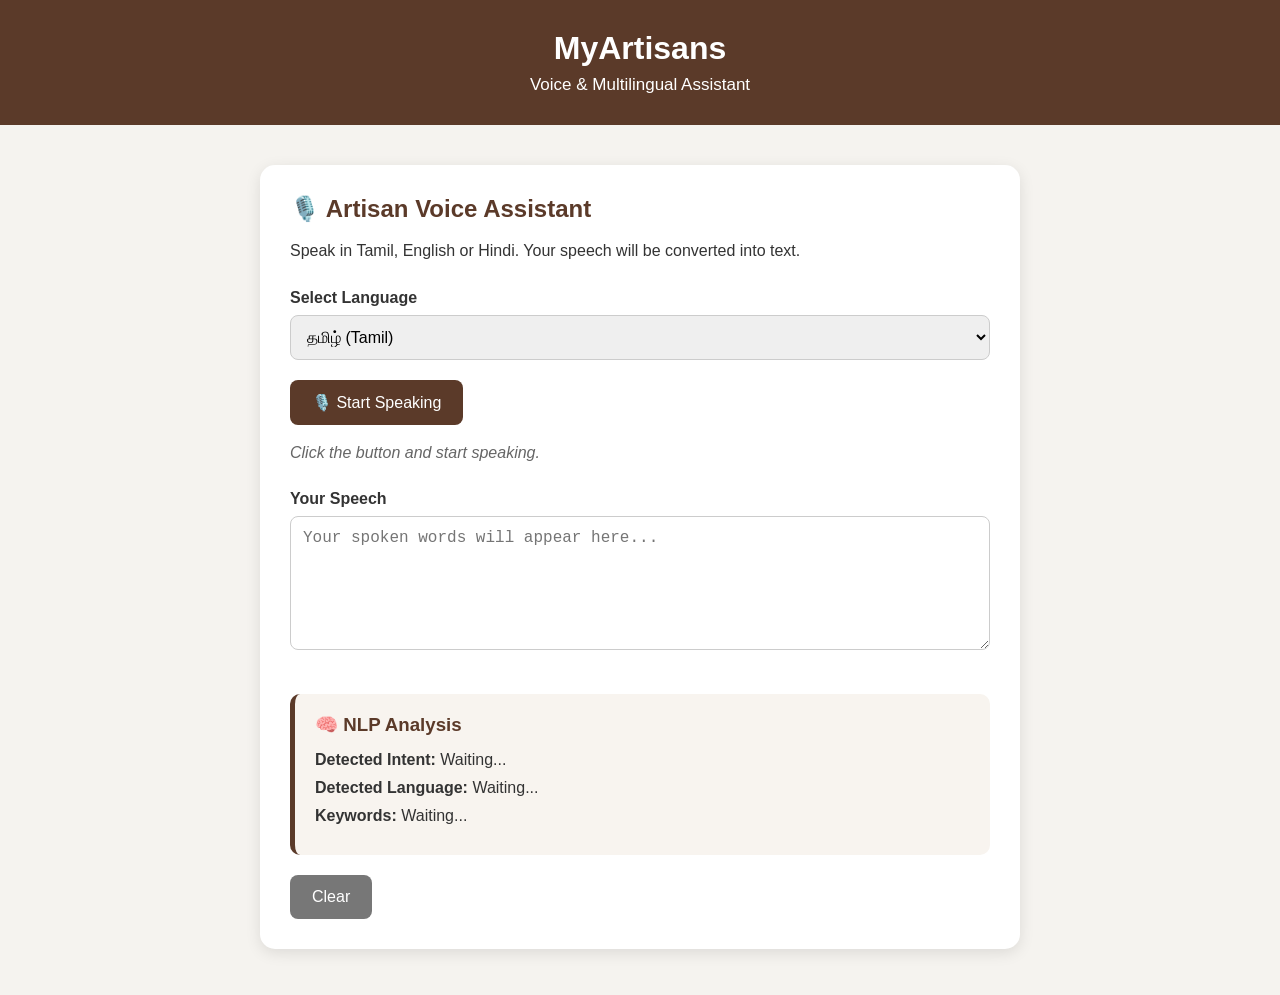
<file: member3/index.html>
<!DOCTYPE html>
<html lang="en">

<head>
    <meta charset="UTF-8">
    <meta name="viewport" content="width=device-width, initial-scale=1.0">

    <title>MyArtisans - Voice & Language</title>

    <link rel="stylesheet" href="style.css">
</head>

<body>

    <header>
        <h1>MyArtisans</h1>
        <p>Voice & Multilingual Assistant</p>
    </header>

    <main>

        <section class="card">

            <h2>🎙️ Artisan Voice Assistant</h2>

            <p>
                Speak in Tamil, English or Hindi.
                Your speech will be converted into text.
            </p>

            <!-- Language Selection -->
            <label for="language">
                Select Language
            </label>

            <select id="language">
                <option value="ta-IN">தமிழ் (Tamil)</option>
                <option value="en-IN">English</option>
                <option value="hi-IN">हिन्दी (Hindi)</option>
            </select>

            <!-- Voice Button -->
            <button id="voiceButton" onclick="startVoiceRecognition()">
                🎙️ Start Speaking
            </button>

            <!-- Status -->
            <p id="status">
                Click the button and start speaking.
            </p>

            <!-- Speech Output -->
            <label for="speechText">
                Your Speech
            </label>

            <textarea
                id="speechText"
                rows="6"
                placeholder="Your spoken words will appear here..."
            ></textarea>

            <!-- NLP Result -->
            <div class="result-box">

                <h3>🧠 NLP Analysis</h3>

                <p>
                    <strong>Detected Intent:</strong>
                    <span id="intent">Waiting...</span>
                </p>

                <p>
                    <strong>Detected Language:</strong>
                    <span id="detectedLanguage">Waiting...</span>
                </p>

                <p>
                    <strong>Keywords:</strong>
                    <span id="keywords">Waiting...</span>
                </p>

            </div>

            <!-- Clear Button -->
            <button
                class="clear-button"
                onclick="clearVoiceData()"
            >
                Clear
            </button>

        </section>

    </main>

    <script src="script.js"></script>

</body>

</html>
</file>
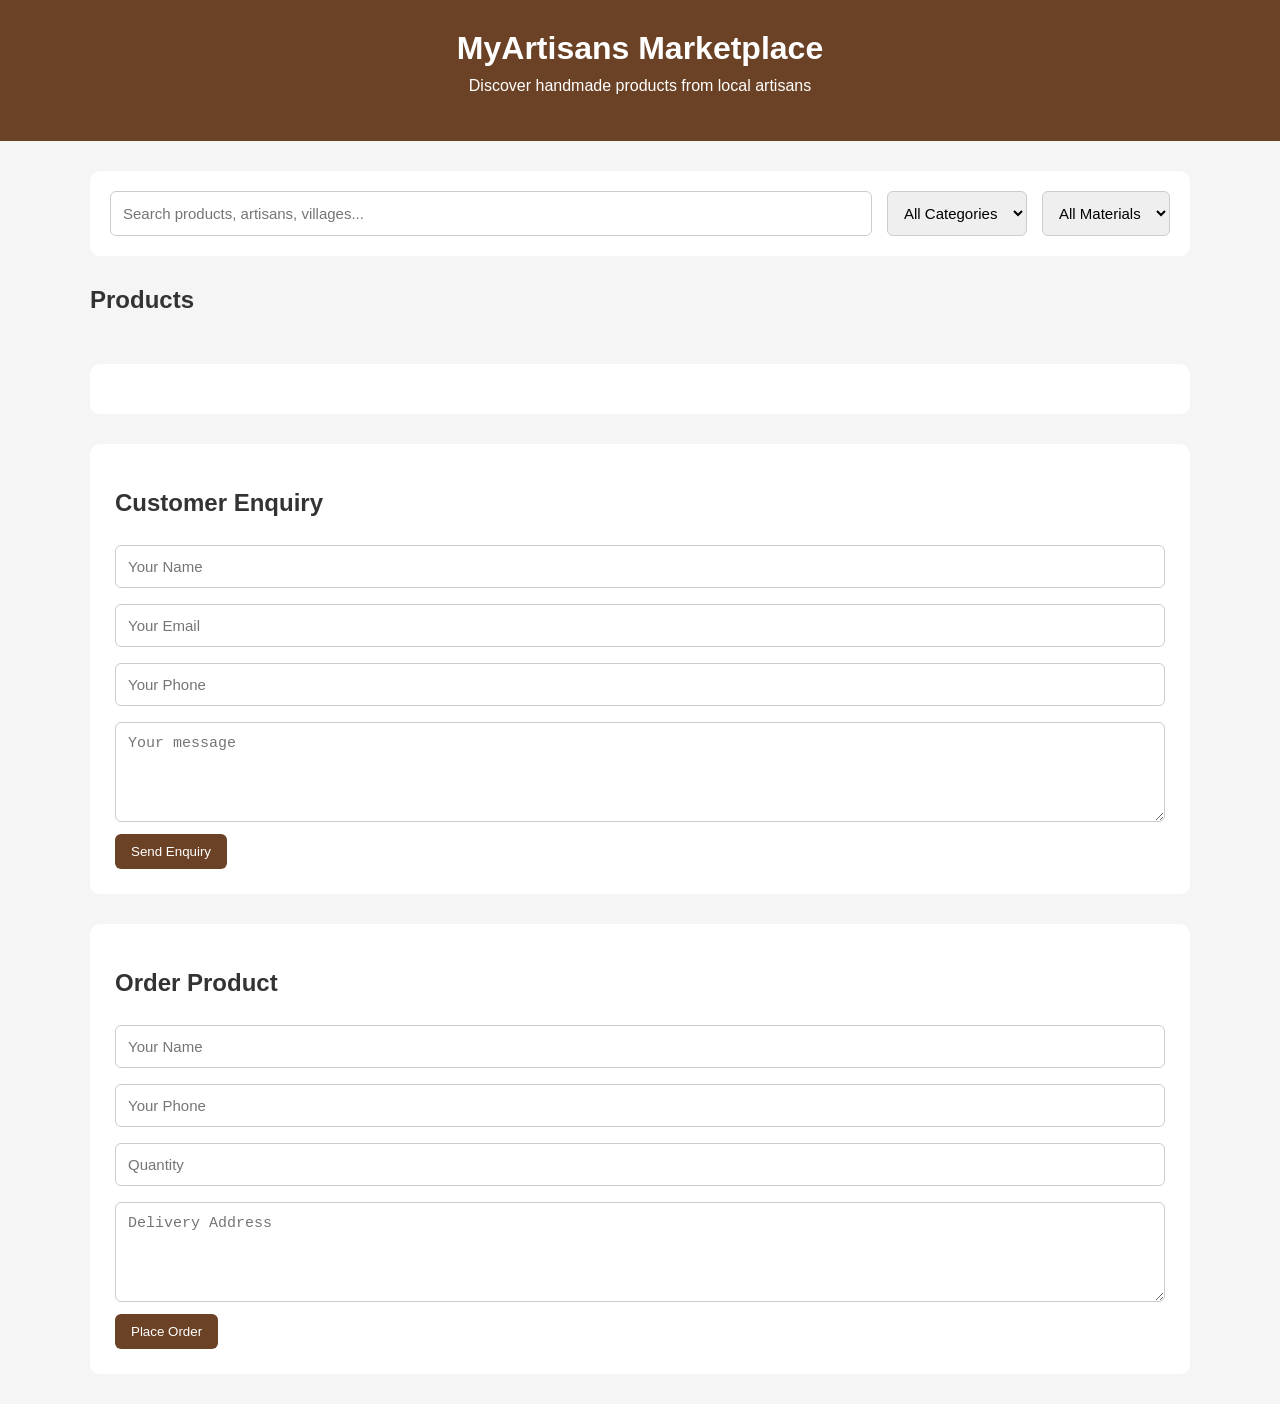
<file: member5/index.html>
<!DOCTYPE html>
<html lang="en">
<head>
    <meta charset="UTF-8">
    <meta name="viewport" content="width=device-width, initial-scale=1.0">
    <title>MyArtisans Marketplace</title>
    <link rel="stylesheet" href="style.css">
</head>

<body>

    <header>
        <h1>MyArtisans Marketplace</h1>
        <p>Discover handmade products from local artisans</p>
    </header>

    <main>

        <section class="search-section">

            <input
                type="text"
                id="searchInput"
                placeholder="Search products, artisans, villages..."
                onkeyup="displayProducts()"
            >

            <select id="categoryFilter" onchange="displayProducts()">
                <option value="">All Categories</option>
                <option value="Basket">Basket</option>
                <option value="Pottery">Pottery</option>
                <option value="Textile">Textile</option>
                <option value="Jewellery">Jewellery</option>
            </select>

            <select id="materialFilter" onchange="displayProducts()">
                <option value="">All Materials</option>
                <option value="Bamboo">Bamboo</option>
                <option value="Clay">Clay</option>
                <option value="Cotton">Cotton</option>
                <option value="Wood">Wood</option>
            </select>

        </section>

        <section>
            <h2>Products</h2>

            <div id="productList" class="product-list"></div>
        </section>

        <section id="productDetails" class="details-section"></section>

        <section id="enquirySection" class="enquiry-section">

            <h2>Customer Enquiry</h2>

            <input type="text" id="customerName" placeholder="Your Name">

            <input type="email" id="customerEmail" placeholder="Your Email">

            <input type="tel" id="customerPhone" placeholder="Your Phone">

            <textarea
                id="customerMessage"
                placeholder="Your message"
            ></textarea>

            <button onclick="submitEnquiry()">
                Send Enquiry
            </button>

        </section>

        <section id="orderSection" class="order-section">

            <h2>Order Product</h2>

            <input
                type="text"
                id="orderName"
                placeholder="Your Name"
            >

            <input
                type="tel"
                id="orderPhone"
                placeholder="Your Phone"
            >

            <input
                type="number"
                id="orderQuantity"
                placeholder="Quantity"
                min="1"
            >

            <textarea
                id="orderAddress"
                placeholder="Delivery Address"
            ></textarea>

            <button onclick="placeOrder()">
                Place Order
            </button>

        </section>

    </main>

    <script src="script.js"></script>

</body>
</html>
</file>
<file: member3/style.css>
* {
    box-sizing: border-box;
    margin: 0;
    padding: 0;
}

body {
    font-family: Arial, sans-serif;
    background: #f5f3ef;
    color: #333;
    min-height: 100vh;
}

header {
    background: #5b3a29;
    color: white;
    text-align: center;
    padding: 30px 20px;
}

header h1 {
    font-size: 32px;
    margin-bottom: 8px;
}

header p {
    font-size: 17px;
}

main {
    max-width: 800px;
    margin: 40px auto;
    padding: 0 20px;
}

.card {
    background: white;
    padding: 30px;
    border-radius: 15px;
    box-shadow: 0 4px 15px rgba(0, 0, 0, 0.1);
}

.card h2 {
    margin-bottom: 15px;
    color: #5b3a29;
}

.card > p {
    margin-bottom: 25px;
    line-height: 1.6;
}

label {
    display: block;
    margin-top: 18px;
    margin-bottom: 8px;
    font-weight: bold;
}

select,
textarea {
    width: 100%;
    padding: 12px;
    border: 1px solid #ccc;
    border-radius: 8px;
    font-size: 16px;
}

textarea {
    resize: vertical;
    margin-bottom: 15px;
}

button {
    margin-top: 20px;
    padding: 13px 22px;
    border: none;
    border-radius: 8px;
    background: #5b3a29;
    color: white;
    font-size: 16px;
    cursor: pointer;
}

button:hover {
    background: #7a5038;
}

#status {
    margin-top: 15px;
    font-style: italic;
    color: #666;
}

.result-box {
    margin-top: 25px;
    padding: 20px;
    background: #f8f4ef;
    border-radius: 10px;
    border-left: 5px solid #5b3a29;
}

.result-box h3 {
    margin-bottom: 15px;
    color: #5b3a29;
}

.result-box p {
    margin: 10px 0;
}

.clear-button {
    background: #777;
}

.clear-button:hover {
    background: #555;
}

@media (max-width: 600px) {

    main {
        margin: 20px auto;
        padding: 0 12px;
    }

    .card {
        padding: 20px;
    }

    header h1 {
        font-size: 26px;
    }

    button {
        width: 100%;
    }
}
</file>
<file: member5/style.css>
* {
    box-sizing: border-box;
}

body {
    margin: 0;
    font-family: Arial, sans-serif;
    background: #f5f5f5;
    color: #333;
}

header {
    background: #6b4226;
    color: white;
    text-align: center;
    padding: 30px 20px;
}

header h1 {
    margin: 0;
    font-size: 32px;
}

header p {
    margin-top: 10px;
}

main {
    width: 90%;
    max-width: 1100px;
    margin: 30px auto;
}

.search-section {
    background: white;
    padding: 20px;
    border-radius: 10px;
    margin-bottom: 30px;
    display: flex;
    gap: 15px;
    flex-wrap: wrap;
}

.search-section input,
.search-section select {
    padding: 12px;
    border: 1px solid #ccc;
    border-radius: 6px;
    font-size: 15px;
}

.search-section input {
    flex: 1;
    min-width: 250px;
}

.product-list {
    display: grid;
    grid-template-columns: repeat(auto-fit, minmax(250px, 1fr));
    gap: 20px;
}

.product-card {
    background: white;
    padding: 20px;
    border-radius: 10px;
    box-shadow: 0 2px 8px rgba(0, 0, 0, 0.1);
}

.product-card h3 {
    margin-top: 0;
    color: #6b4226;
}

button {
    background: #6b4226;
    color: white;
    border: none;
    padding: 10px 16px;
    border-radius: 6px;
    cursor: pointer;
}

button:hover {
    background: #4d2f1b;
}

.details-section,
.enquiry-section,
.order-section {
    background: white;
    margin-top: 30px;
    padding: 25px;
    border-radius: 10px;
}

.enquiry-section input,
.enquiry-section textarea,
.order-section input,
.order-section textarea {
    width: 100%;
    padding: 12px;
    margin: 8px 0;
    border: 1px solid #ccc;
    border-radius: 6px;
    font-size: 15px;
}

textarea {
    min-height: 100px;
    resize: vertical;
}

@media (max-width: 600px) {
    header h1 {
        font-size: 25px;
    }

    main {
        width: 95%;
    }

    .search-section {
        flex-direction: column;
    }

    .search-section input {
        min-width: 100%;
    }
}* {
    box-sizing: border-box;
}

body {
    margin: 0;
    font-family: Arial, sans-serif;
    background: #f5f5f5;
    color: #333;
}

header {
    background: #6b4226;
    color: white;
    text-align: center;
    padding: 30px 20px;
}

header h1 {
    margin: 0;
    font-size: 32px;
}

header p {
    margin-top: 10px;
}

main {
    width: 90%;
    max-width: 1100px;
    margin: 30px auto;
}

.search-section {
    background: white;
    padding: 20px;
    border-radius: 10px;
    margin-bottom: 30px;
    display: flex;
    gap: 15px;
    flex-wrap: wrap;
}

.search-section input,
.search-section select {
    padding: 12px;
    border: 1px solid #ccc;
    border-radius: 6px;
    font-size: 15px;
}

.search-section input {
    flex: 1;
    min-width: 250px;
}

.product-list {
    display: grid;
    grid-template-columns: repeat(auto-fit, minmax(250px, 1fr));
    gap: 20px;
}

.product-card {
    background: white;
    padding: 20px;
    border-radius: 10px;
    box-shadow: 0 2px 8px rgba(0, 0, 0, 0.1);
}

.product-card h3 {
    margin-top: 0;
    color: #6b4226;
}

button {
    background: #6b4226;
    color: white;
    border: none;
    padding: 10px 16px;
    border-radius: 6px;
    cursor: pointer;
}

button:hover {
    background: #4d2f1b;
}

.details-section,
.enquiry-section,
.order-section {
    background: white;
    margin-top: 30px;
    padding: 25px;
    border-radius: 10px;
}

.enquiry-section input,
.enquiry-section textarea,
.order-section input,
.order-section textarea {
    width: 100%;
    padding: 12px;
    margin: 8px 0;
    border: 1px solid #ccc;
    border-radius: 6px;
    font-size: 15px;
}

textarea {
    min-height: 100px;
    resize: vertical;
}

@media (max-width: 600px) {
    header h1 {
        font-size: 25px;
    }

    main {
        width: 95%;
    }

    .search-section {
        flex-direction: column;
    }

    .search-section input {
        min-width: 100%;
    }
}
</file>
